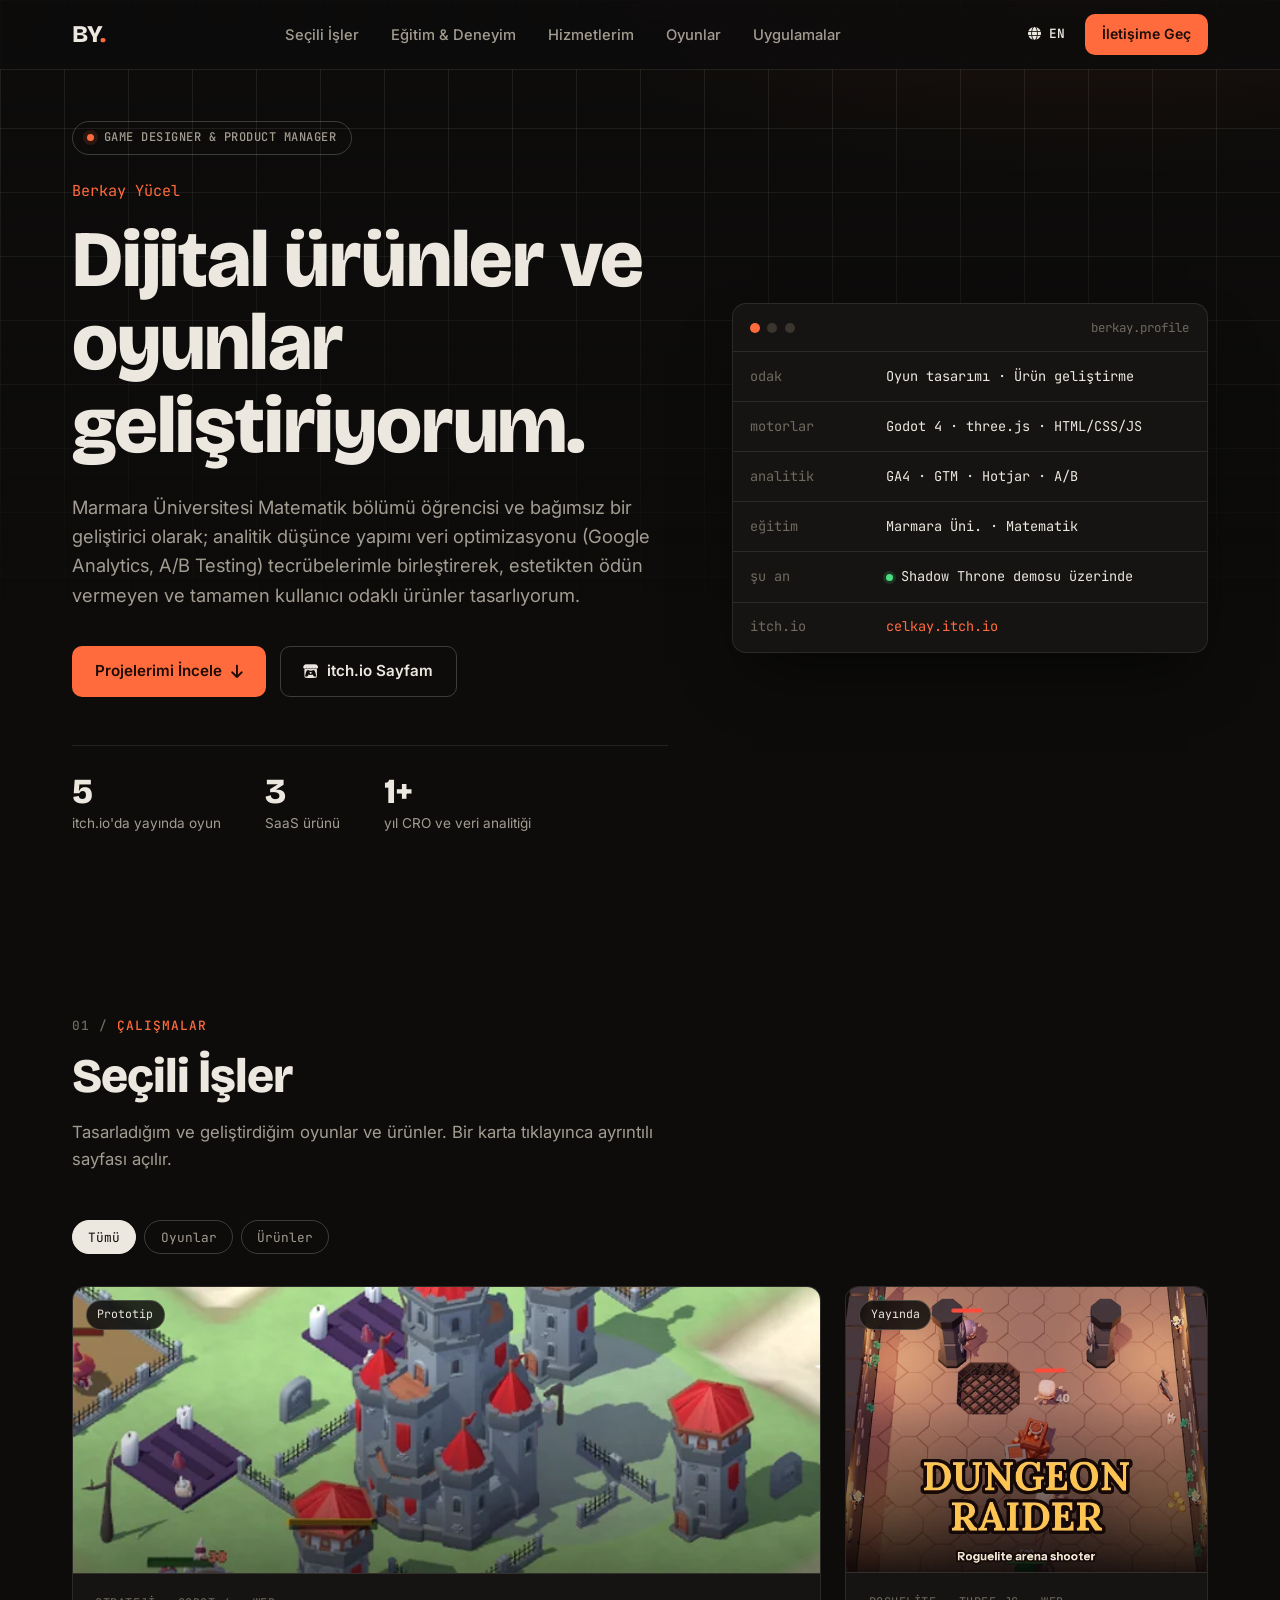
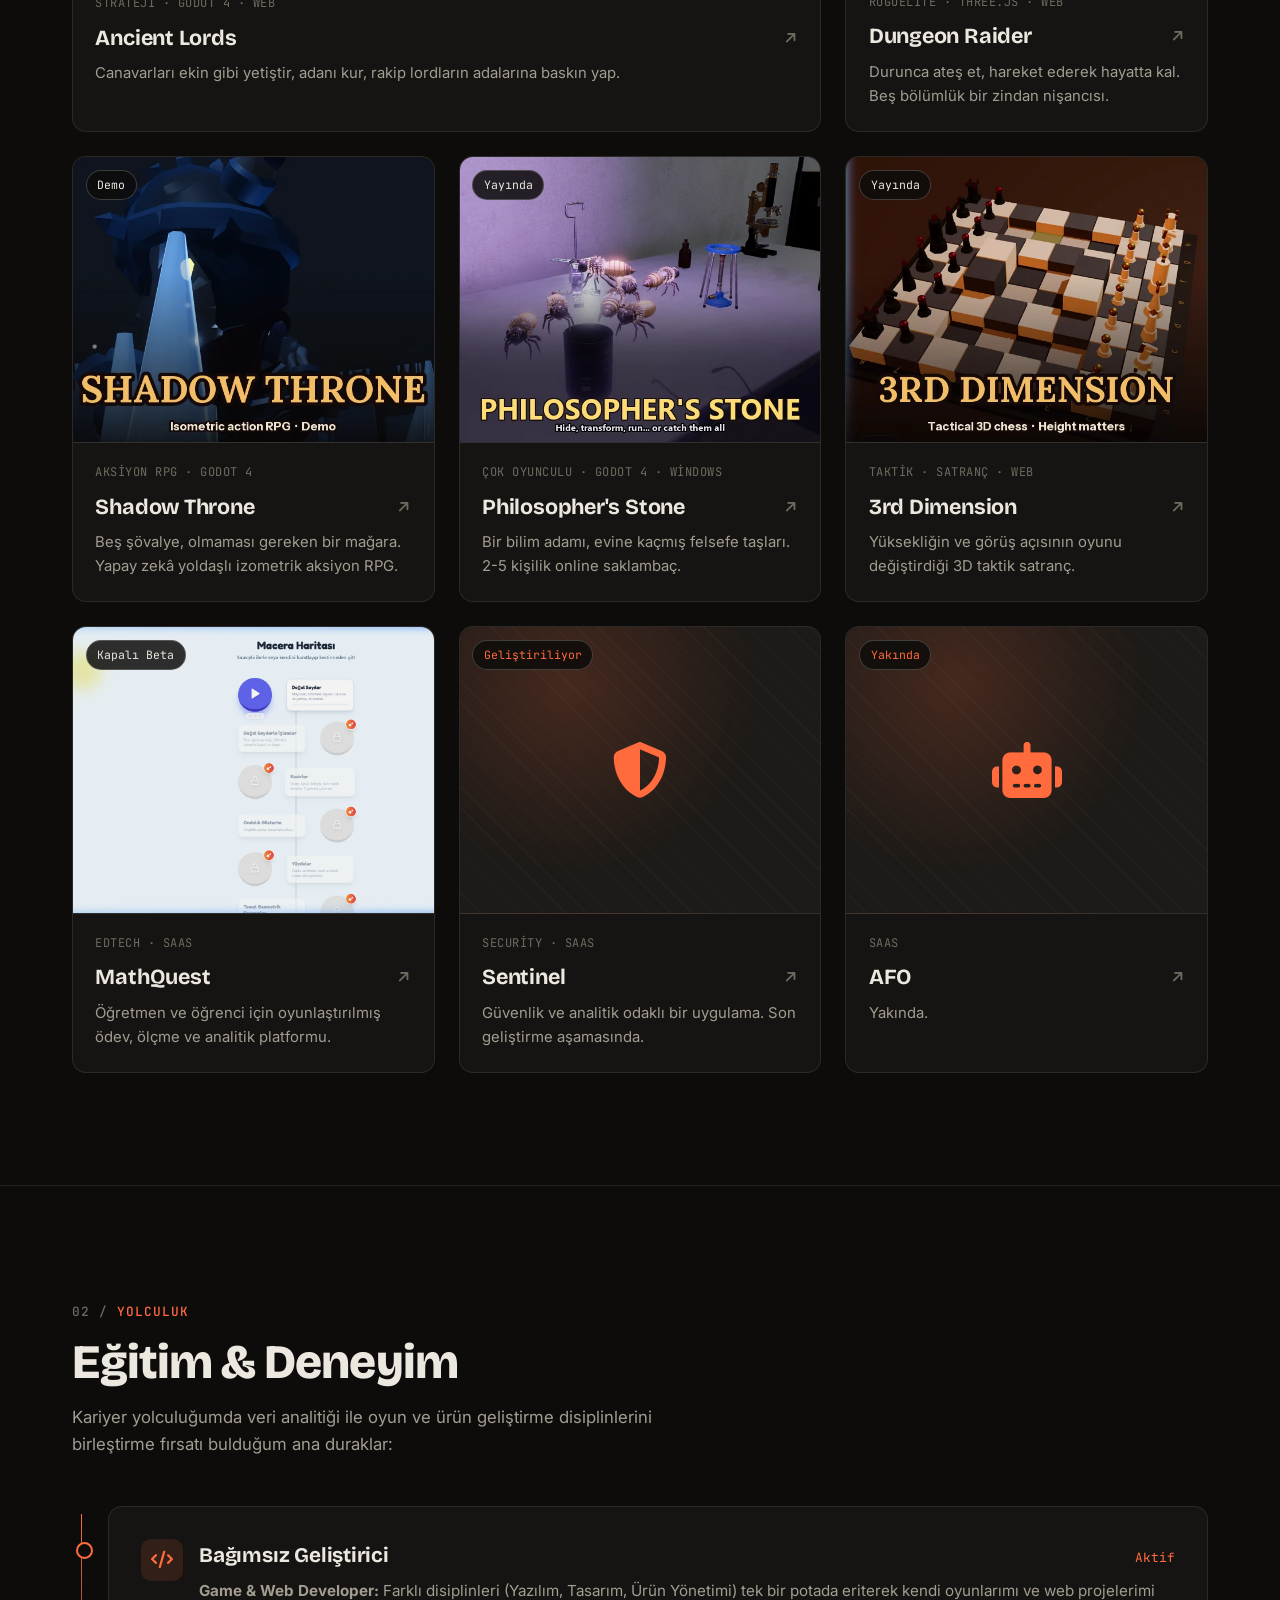
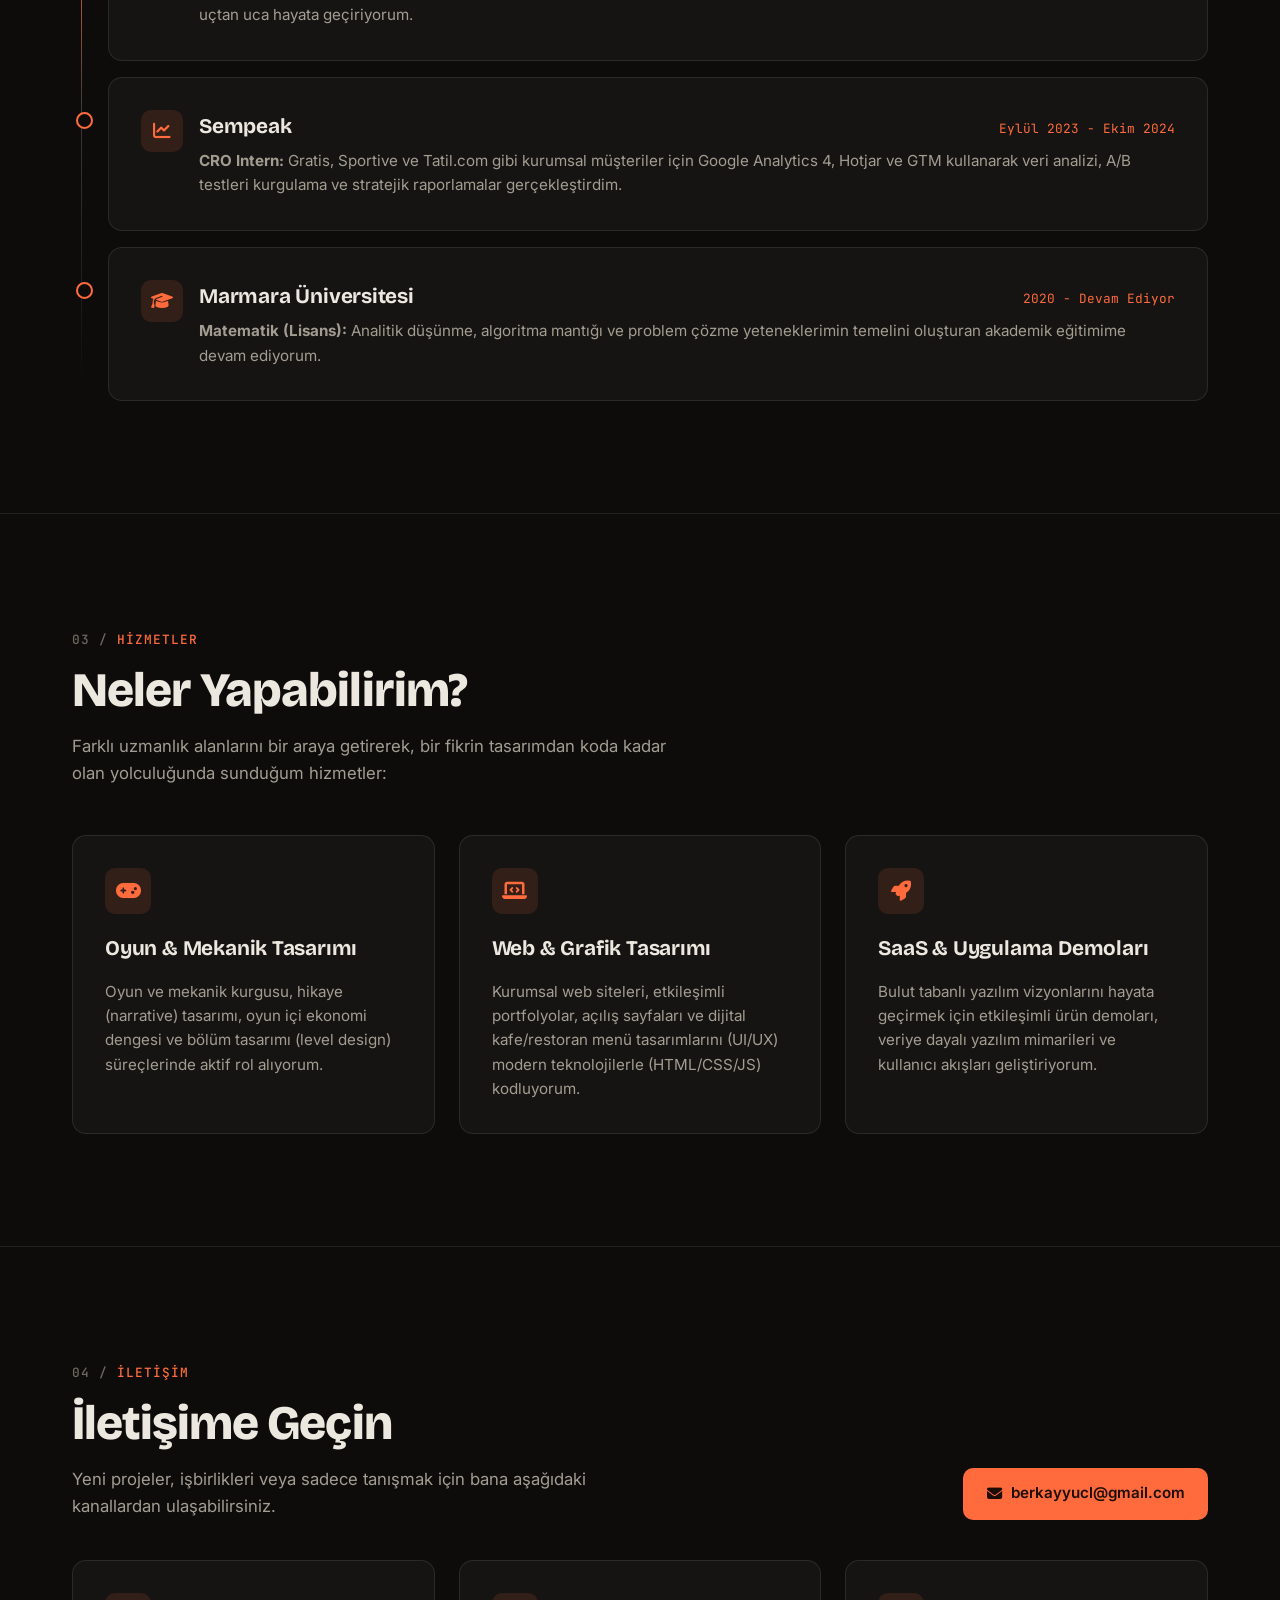
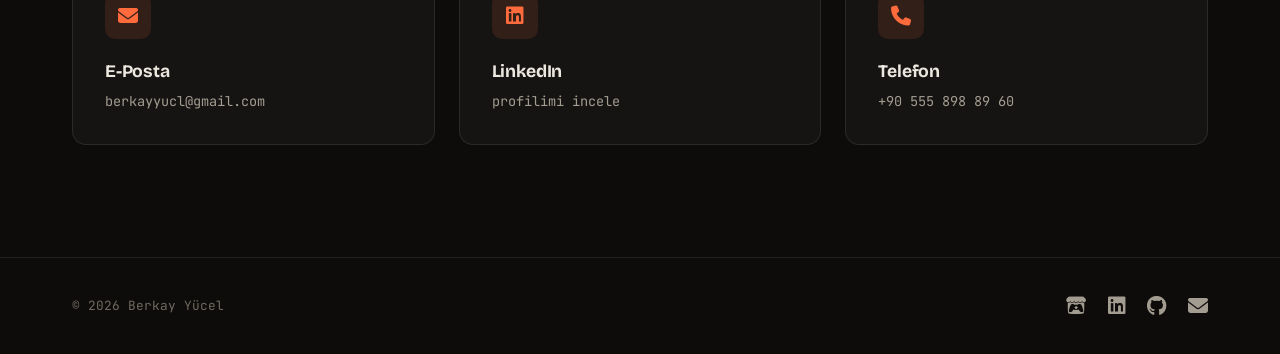
<file: index.html>
<!DOCTYPE html>
<html lang="tr">

<head>
    <meta charset="UTF-8">
    <meta name="viewport" content="width=device-width, initial-scale=1.0">
    <title>Berkay Yücel | Game Designer & Product Manager</title>
    <meta name="description"
        content="Berkay Yücel: oyun tasarımcısı ve ürün geliştirici. itch.io'da yayında olan oyunlar, SaaS ürünleri ve veri analitiği deneyimi.">
    <meta property="og:title" content="Berkay Yücel | Game Designer & Product Manager">
    <meta property="og:description" content="Oyunlar, SaaS ürünleri ve veri analitiği.">
    <meta property="og:image" content="https://celkay.github.io/berkayyucel-portfolio/assets/games/ancient-lords/banner.webp">
    <link rel="preconnect" href="https://fonts.googleapis.com">
    <link rel="preconnect" href="https://fonts.gstatic.com" crossorigin>
    <link
        href="https://fonts.googleapis.com/css2?family=Bricolage+Grotesque:opsz,wght@12..96,500;12..96,700;12..96,800&family=Inter:wght@400;500;600&family=JetBrains+Mono:wght@400;500&display=swap"
        rel="stylesheet">
    <link rel="stylesheet" href="styles.css">
    <!-- FontAwesome for Icons -->
    <link rel="stylesheet" href="https://cdnjs.cloudflare.com/ajax/libs/font-awesome/6.4.0/css/all.min.css">
</head>

<body>

    <div class="background-effects">
        <div class="glow glow-1"></div>
        <div class="glow glow-2"></div>
    </div>

    <nav class="navbar">
        <div class="nav-container">
            <a href="index.html" class="logo">
                <span class="logo-text">BY<span class="highlight">.</span></span>
            </a>
            <ul class="nav-links" id="nav-links">
                <li><a href="#isler" data-i18n="work_title">Seçili İşler</a></li>
                <li><a href="#yaklasim" data-i18n="nav_education">Eğitim & Deneyim</a></li>
                <li><a href="#hizmetler" data-i18n="nav_services">Hizmetlerim</a></li>
                <li><a href="games.html" data-i18n="nav_games">Oyunlar</a></li>
                <li><a href="apps.html" data-i18n="nav_apps">Uygulamalar</a></li>
            </ul>
            <div class="nav-actions">
                <a href="#" id="lang-toggle"
                    style="color: var(--text-primary); text-decoration: none; font-weight: 600; font-size: 0.9rem; padding: 0.5rem; transition: color 0.3s;"><i
                        class="fa-solid fa-globe"></i> EN</a>
                <a href="#iletisim-bolumu" class="btn btn-primary btn-small" data-i18n="nav_contact">İletişime Geç</a>
                <button class="nav-toggle" aria-label="Menü" aria-controls="nav-links" aria-expanded="false"><i
                        class="fa-solid fa-bars"></i></button>
            </div>
        </div>
    </nav>

    <header class="hero">
        <div class="container hero-grid">
            <div class="hero-content">
                <div class="badge" lang="en" data-i18n="hero_badge">Game Designer & Product Manager</div>
                <span class="hero-name">Berkay Yücel</span>
                <h1 class="hero-title" data-i18n="hero_title_main">Dijital ürünler ve oyunlar geliştiriyorum.</h1>
                <p class="hero-subtitle" data-i18n="hero_subtitle">Marmara Üniversitesi Matematik bölümü öğrencisi ve
                    bağımsız bir geliştirici olarak; analitik düşünce yapımı veri optimizasyonu (Google
                    Analytics, A/B Testing) tecrübelerimle birleştirerek, estetikten ödün vermeyen ve tamamen kullanıcı
                    odaklı ürünler tasarlıyorum.</p>
                <div class="hero-actions">
                    <a href="#isler" class="btn btn-primary"><span data-i18n="hero_btn_projects">Projelerimi
                            İncele</span> <i class="fa-solid fa-arrow-down"></i></a>
                    <a href="https://celkay.itch.io" target="_blank" rel="noopener noreferrer"
                        class="btn btn-secondary"><i class="fa-brands fa-itch-io"></i> <span
                            data-i18n="games_hero_btn">itch.io Sayfam</span></a>
                </div>
                <div class="hero-stats">
                    <div class="hero-stat"><strong>5</strong><span data-i18n="stat_games">itch.io'da yayında oyun</span>
                    </div>
                    <div class="hero-stat"><strong>3</strong><span data-i18n="stat_apps">SaaS ürünü</span></div>
                    <div class="hero-stat"><strong>1+</strong><span data-i18n="stat_cro">yıl CRO ve veri analitiği</span>
                    </div>
                </div>
            </div>

            <aside class="spec-card" aria-label="Künye">
                <div class="spec-head"><i></i><i></i><i></i><span>berkay.profile</span></div>
                <dl>
                    <div class="spec-row">
                        <dt data-i18n="spec_focus_k">odak</dt>
                        <dd data-i18n="spec_focus_v">Oyun tasarımı · Ürün geliştirme</dd>
                    </div>
                    <div class="spec-row">
                        <dt data-i18n="spec_engines_k">motorlar</dt>
                        <dd>Godot 4 · three.js · HTML/CSS/JS</dd>
                    </div>
                    <div class="spec-row">
                        <dt data-i18n="spec_data_k">analitik</dt>
                        <dd>GA4 · GTM · Hotjar · A/B</dd>
                    </div>
                    <div class="spec-row">
                        <dt data-i18n="spec_edu_k">eğitim</dt>
                        <dd data-i18n="spec_edu_v">Marmara Üni. · Matematik</dd>
                    </div>
                    <div class="spec-row">
                        <dt data-i18n="spec_now_k">şu an</dt>
                        <dd><span class="spec-live" data-i18n="spec_now_v">Shadow Throne demosu üzerinde</span></dd>
                    </div>
                    <div class="spec-row">
                        <dt>itch.io</dt>
                        <dd><a href="https://celkay.itch.io" target="_blank" rel="noopener noreferrer">celkay.itch.io</a>
                        </dd>
                    </div>
                </dl>
            </aside>
        </div>
    </header>

    <section id="isler" class="section">
        <div class="container">
            <span class="section-eyebrow" data-i18n="eyebrow_work">Çalışmalar</span>
            <h2 class="section-title" data-i18n="work_title">Seçili İşler</h2>
            <p class="section-desc" data-i18n="work_desc">Tasarladığım ve geliştirdiğim oyunlar ve ürünler. Bir karta
                tıklayınca ayrıntılı sayfası açılır.</p>

            <div class="work-filters" role="group" aria-label="Filtre">
                <button class="work-filter active" data-filter="all" data-i18n="filter_all">Tümü</button>
                <button class="work-filter" data-filter="game" data-i18n="filter_games">Oyunlar</button>
                <button class="work-filter" data-filter="app" data-i18n="filter_apps">Ürünler</button>
            </div>

            <div class="work-grid">
                <a href="games.html#ancient-lords" class="work-card wide" data-kind="game">
                    <div class="work-media">
                        <picture><source media="(max-width: 768px)" srcset="assets/games/ancient-lords/cover.webp"><img src="assets/games/ancient-lords/banner.webp" alt="Ancient Lords" loading="lazy"></picture>
                        <span class="work-status" data-i18n="w_al_status">Prototip</span>
                    </div>
                    <div class="work-body">
                        <span class="work-meta">Strateji · Godot 4 · Web</span>
                        <h3>Ancient Lords <i class="fa-solid fa-arrow-right"></i></h3>
                        <p data-i18n="w_al_desc">Canavarları ekin gibi yetiştir, adanı kur, rakip lordların adalarına baskın yap.</p>
                    </div>
                </a>
                <a href="games.html#dungeon-raider" class="work-card" data-kind="game">
                    <div class="work-media">
                        <img src="assets/games/dungeon-raider/cover.webp" alt="Dungeon Raider" loading="lazy">
                        <span class="work-status" data-i18n="w_dr_status">Yayında</span>
                    </div>
                    <div class="work-body">
                        <span class="work-meta">Roguelite · three.js · Web</span>
                        <h3>Dungeon Raider <i class="fa-solid fa-arrow-right"></i></h3>
                        <p data-i18n="w_dr_desc">Durunca ateş et, hareket ederek hayatta kal. Beş bölümlük bir zindan nişancısı.</p>
                    </div>
                </a>
                <a href="games.html#shadow-throne" class="work-card" data-kind="game">
                    <div class="work-media">
                        <img src="assets/games/shadow-throne/cover.webp" alt="Shadow Throne" loading="lazy">
                        <span class="work-status" data-i18n="w_st_status">Demo</span>
                    </div>
                    <div class="work-body">
                        <span class="work-meta">Aksiyon RPG · Godot 4</span>
                        <h3>Shadow Throne <i class="fa-solid fa-arrow-right"></i></h3>
                        <p data-i18n="w_st_desc">Beş şövalye, olmaması gereken bir mağara. Yapay zekâ yoldaşlı izometrik aksiyon RPG.</p>
                    </div>
                </a>
                <a href="games.html#philosophers-stone" class="work-card" data-kind="game">
                    <div class="work-media">
                        <img src="assets/games/philosophers-stone/cover.webp" alt="Philosopher's Stone" loading="lazy">
                        <span class="work-status" data-i18n="w_ps_status">Yayında</span>
                    </div>
                    <div class="work-body">
                        <span class="work-meta">Çok oyunculu · Godot 4 · Windows</span>
                        <h3>Philosopher's Stone <i class="fa-solid fa-arrow-right"></i></h3>
                        <p data-i18n="w_ps_desc">Bir bilim adamı, evine kaçmış felsefe taşları. 2-5 kişilik online saklambaç.</p>
                    </div>
                </a>
                <a href="games.html#3rd-dimension" class="work-card" data-kind="game">
                    <div class="work-media">
                        <img src="assets/games/3rd-dimension/cover.webp" alt="3rd Dimension" loading="lazy">
                        <span class="work-status" data-i18n="w_3d_status">Yayında</span>
                    </div>
                    <div class="work-body">
                        <span class="work-meta">Taktik · Satranç · Web</span>
                        <h3>3rd Dimension <i class="fa-solid fa-arrow-right"></i></h3>
                        <p data-i18n="w_3d_desc">Yüksekliğin ve görüş açısının oyunu değiştirdiği 3D taktik satranç.</p>
                    </div>
                </a>
                <a href="apps.html#mathquest" class="work-card" data-kind="app">
                    <div class="work-media">
                        <img src="assets/mathquest_map.webp" alt="MathQuest" loading="lazy">
                        <span class="work-status" data-i18n="w_mq_status">Kapalı Beta</span>
                    </div>
                    <div class="work-body">
                        <span class="work-meta">EdTech · SaaS</span>
                        <h3>MathQuest <i class="fa-solid fa-arrow-right"></i></h3>
                        <p data-i18n="w_mq_desc">Öğretmen ve öğrenci için oyunlaştırılmış ödev, ölçme ve analitik platformu.</p>
                    </div>
                </a>
                <a href="apps.html#sentinel" class="work-card" data-kind="app">
                    <div class="work-media placeholder">
                        <i class="fa-solid fa-shield-halved"></i>
                        <span class="work-status" data-i18n="w_sen_status">Geliştiriliyor</span>
                    </div>
                    <div class="work-body">
                        <span class="work-meta">Security · SaaS</span>
                        <h3>Sentinel <i class="fa-solid fa-arrow-right"></i></h3>
                        <p data-i18n="w_sen_desc">Güvenlik ve analitik odaklı bir uygulama. Son geliştirme aşamasında.</p>
                    </div>
                </a>
                <a href="apps.html#afo" class="work-card" data-kind="app">
                    <div class="work-media placeholder">
                        <i class="fa-solid fa-robot"></i>
                        <span class="work-status" data-i18n="w_afo_status">Yakında</span>
                    </div>
                    <div class="work-body">
                        <span class="work-meta">SaaS</span>
                        <h3>AFO <i class="fa-solid fa-arrow-right"></i></h3>
                        <p data-i18n="w_afo_desc">Yakında.</p>
                    </div>
                </a>
            </div>
        </div>
    </section>

    <section id="yaklasim" class="section">
        <div class="container">
            <span class="section-eyebrow" data-i18n="eyebrow_journey">Yolculuk</span>
            <h2 class="section-title" data-i18n="edu_title">Eğitim & Deneyim</h2>
            <p class="section-desc" data-i18n="edu_desc">Kariyer yolculuğumda veri analitiği ile oyun ve ürün geliştirme
                disiplinlerini birleştirme fırsatı bulduğum ana duraklar:</p>

            <div class="timeline">
                <div class="glass-card timeline-item">
                    <div class="card-icon"><i class="fa-solid fa-code"></i></div>
                    <div class="timeline-head">
                        <h3 data-i18n="edu_1_title">Bağımsız Geliştirici</h3>
                        <span class="timeline-date" data-i18n="edu_1_date">Aktif</span>
                    </div>
                    <p data-i18n="edu_1_body"><strong>Game & Web Developer:</strong> Farklı disiplinleri (Yazılım,
                        Tasarım, Ürün Yönetimi) tek bir potada eriterek kendi oyunlarımı ve web projelerimi uçtan uca
                        hayata geçiriyorum.</p>
                </div>
                <div class="glass-card timeline-item">
                    <div class="card-icon"><i class="fa-solid fa-chart-line"></i></div>
                    <div class="timeline-head">
                        <h3 data-i18n="edu_2_title">Sempeak</h3>
                        <span class="timeline-date" data-i18n="edu_2_date">Eylül 2023 - Ekim 2024</span>
                    </div>
                    <p data-i18n="edu_2_body"><strong>CRO Intern:</strong> Gratis, Sportive ve Tatil.com gibi kurumsal
                        müşteriler için Google Analytics 4, Hotjar ve GTM kullanarak veri analizi, A/B testleri kurgulama
                        ve stratejik raporlamalar gerçekleştirdim.</p>
                </div>
                <div class="glass-card timeline-item">
                    <div class="card-icon"><i class="fa-solid fa-graduation-cap"></i></div>
                    <div class="timeline-head">
                        <h3 data-i18n="edu_3_title">Marmara Üniversitesi</h3>
                        <span class="timeline-date" data-i18n="edu_3_date">2020 - Devam Ediyor</span>
                    </div>
                    <p data-i18n="edu_3_body"><strong>Matematik (Lisans):</strong> Analitik düşünme, algoritma mantığı
                        ve problem çözme yeteneklerimin temelini oluşturan akademik eğitimime devam ediyorum.</p>
                </div>
            </div>
        </div>
    </section>

    <section id="hizmetler" class="section">
        <div class="container">
            <span class="section-eyebrow" data-i18n="eyebrow_services">Hizmetler</span>
            <h2 class="section-title" data-i18n="services_title">Neler Yapabilirim?</h2>
            <p class="section-desc" data-i18n="services_desc">Farklı uzmanlık alanlarını bir araya getirerek, bir fikrin
                tasarımdan koda kadar olan yolculuğunda sunduğum hizmetler:</p>

            <div class="grid grid-3">
                <div class="glass-card flex-col">
                    <div class="card-icon"><i class="fa-solid fa-gamepad"></i></div>
                    <h3 data-i18n="svc_1_title">Oyun & Mekanik Tasarımı</h3>
                    <p data-i18n="svc_1_body">Oyun ve mekanik kurgusu, hikaye (narrative) tasarımı, oyun içi ekonomi
                        dengesi ve bölüm tasarımı (level design) süreçlerinde aktif rol alıyorum.</p>
                </div>
                <div class="glass-card flex-col">
                    <div class="card-icon"><i class="fa-solid fa-laptop-code"></i></div>
                    <h3 data-i18n="svc_2_title">Web & Grafik Tasarımı</h3>
                    <p data-i18n="svc_2_body">Kurumsal web siteleri, etkileşimli portfolyolar, açılış sayfaları ve dijital
                        kafe/restoran menü tasarımlarını (UI/UX) modern teknolojilerle (HTML/CSS/JS) kodluyorum.</p>
                </div>
                <div class="glass-card flex-col">
                    <div class="card-icon"><i class="fa-solid fa-rocket"></i></div>
                    <h3 data-i18n="svc_3_title">SaaS & Uygulama Demoları</h3>
                    <p data-i18n="svc_3_body">Bulut tabanlı yazılım vizyonlarını hayata geçirmek için etkileşimli ürün
                        demoları, veriye dayalı yazılım mimarileri ve kullanıcı akışları geliştiriyorum.</p>
                </div>
            </div>
        </div>
    </section>

    <section id="iletisim-bolumu" class="section">
        <div class="container">
            <div class="contact-head">
                <div>
                    <span class="section-eyebrow" data-i18n="eyebrow_contact">İletişim</span>
                    <h2 class="section-title" data-i18n="contact_title">İletişime Geçin</h2>
                    <p class="section-desc" data-i18n="contact_desc">Yeni projeler, işbirlikleri veya sadece tanışmak
                        için bana aşağıdaki kanallardan ulaşabilirsiniz.</p>
                </div>
                <a href="mailto:berkayyucl@gmail.com" class="btn btn-primary"><i class="fa-solid fa-envelope"></i>
                    berkayyucl@gmail.com</a>
            </div>

            <div class="grid grid-3">
                <a href="mailto:berkayyucl@gmail.com" class="glass-card contact-card">
                    <div class="card-icon"><i class="fa-solid fa-envelope"></i></div>
                    <h3>E-Posta</h3>
                    <p>berkayyucl@gmail.com</p>
                </a>
                <a href="https://www.linkedin.com/in/berkayy%C3%BCcel/" target="_blank" rel="noopener noreferrer"
                    class="glass-card contact-card">
                    <div class="card-icon"><i class="fa-brands fa-linkedin"></i></div>
                    <h3>LinkedIn</h3>
                    <p data-i18n="contact_linkedin">profilimi incele</p>
                </a>
                <a href="tel:+905558988960" class="glass-card contact-card">
                    <div class="card-icon"><i class="fa-solid fa-phone"></i></div>
                    <h3 data-i18n="contact_phone">Telefon</h3>
                    <p>+90 555 898 89 60</p>
                </a>
            </div>
        </div>
    </section>

    <footer class="site-footer">
        <div class="container footer-content">
            <div class="footer-left">
                <p>© 2026 Berkay Yücel</p>
            </div>
            <div class="footer-right">
                <a href="https://celkay.itch.io" target="_blank" rel="noopener noreferrer" aria-label="itch.io"><i
                        class="fa-brands fa-itch-io"></i></a>
                <a href="https://www.linkedin.com/in/berkayy%C3%BCcel/" target="_blank" rel="noopener noreferrer"
                    aria-label="LinkedIn"><i class="fa-brands fa-linkedin"></i></a>
                <a href="https://github.com/celkay" target="_blank" rel="noopener noreferrer" aria-label="GitHub"><i
                        class="fa-brands fa-github"></i></a>
                <a href="mailto:berkayyucl@gmail.com" aria-label="E-Posta"><i class="fa-solid fa-envelope"></i></a>
            </div>
        </div>
    </footer>

    <script src="lang.js"></script>
    <script src="script.js"></script>
</body>

</html>
</file>
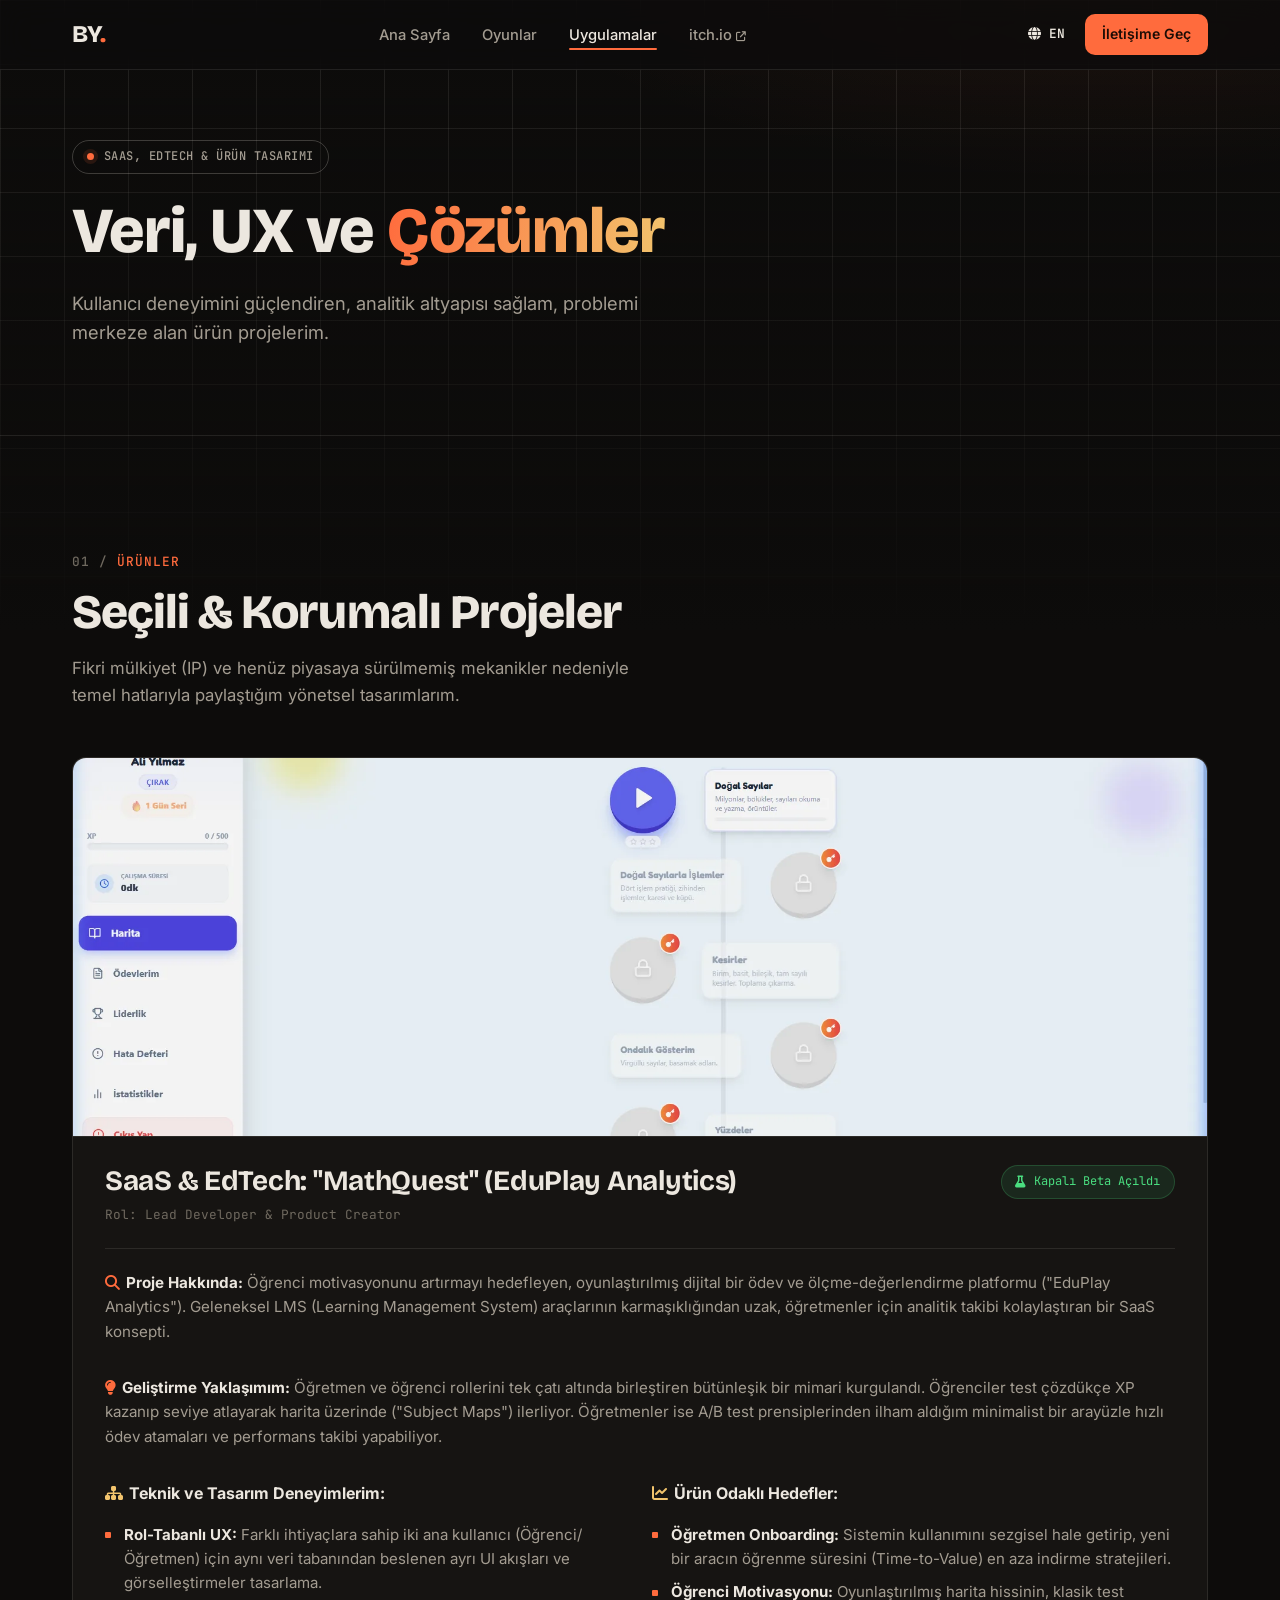
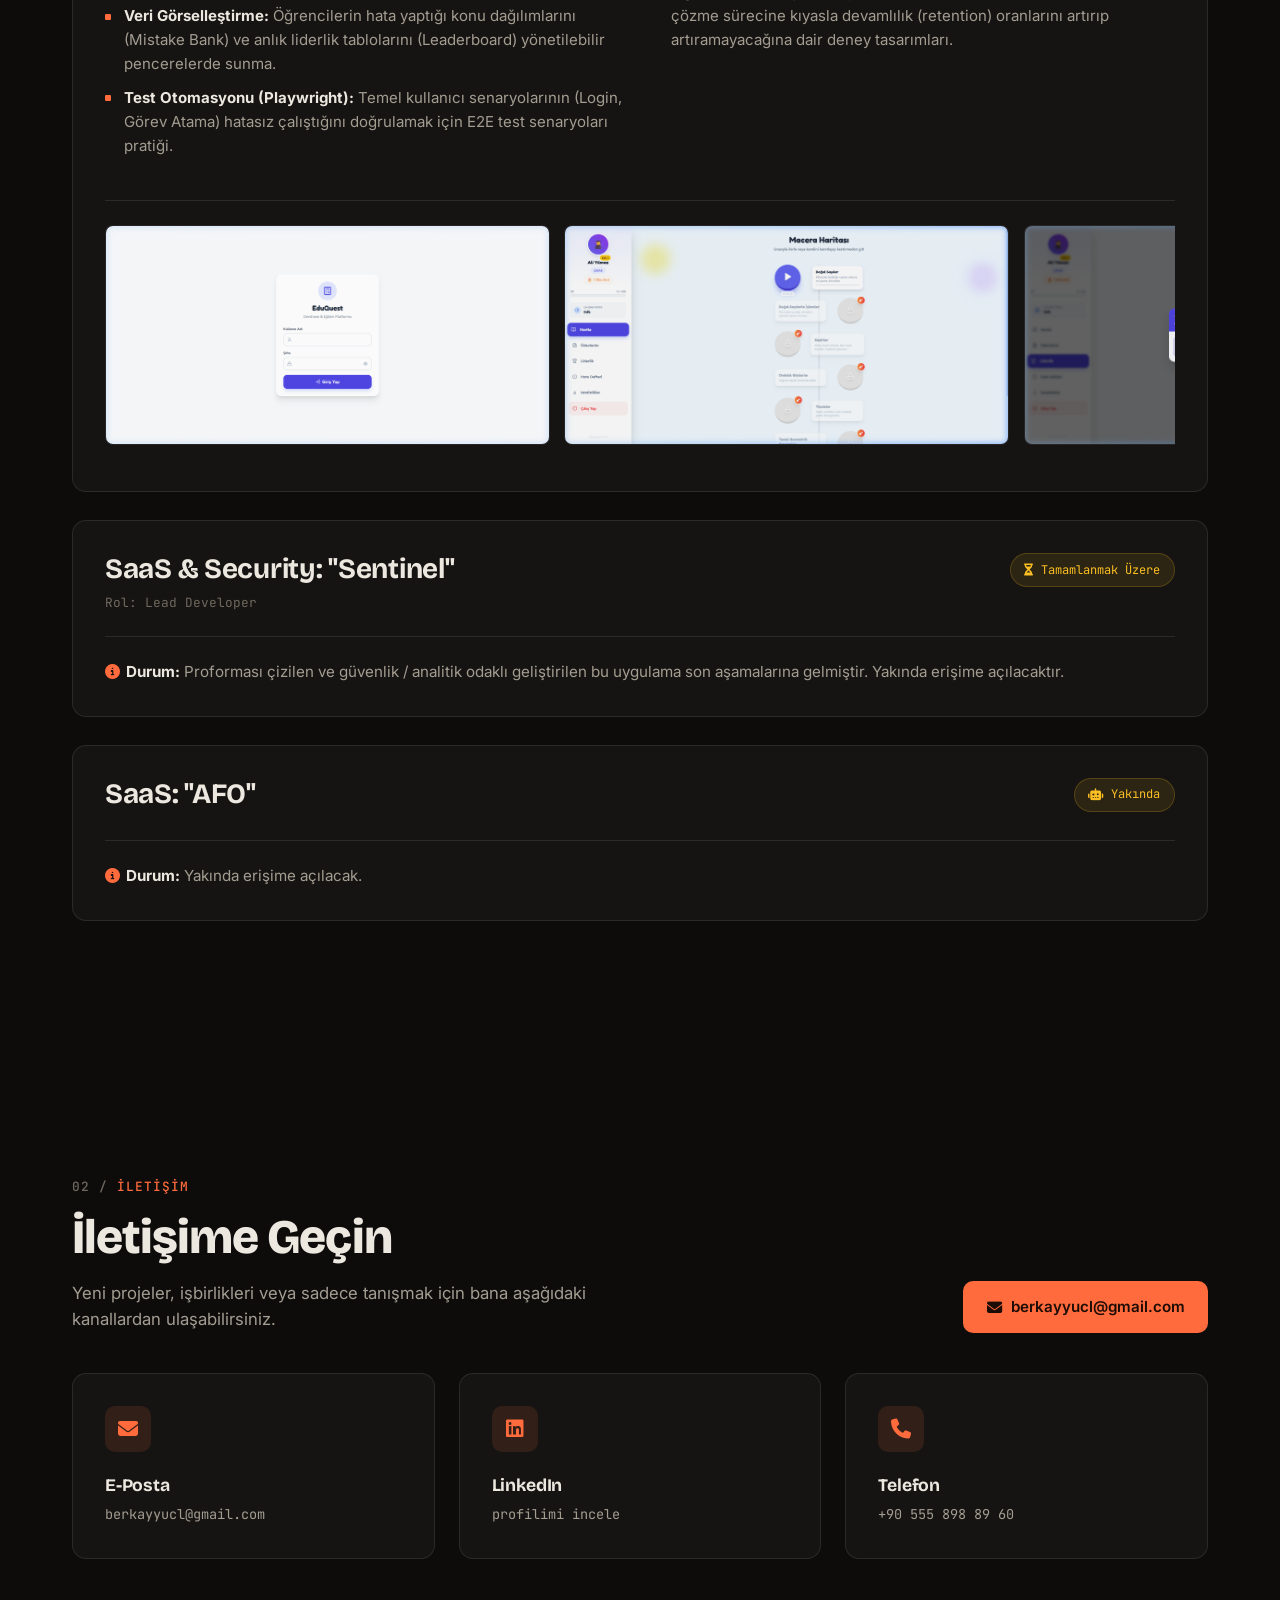
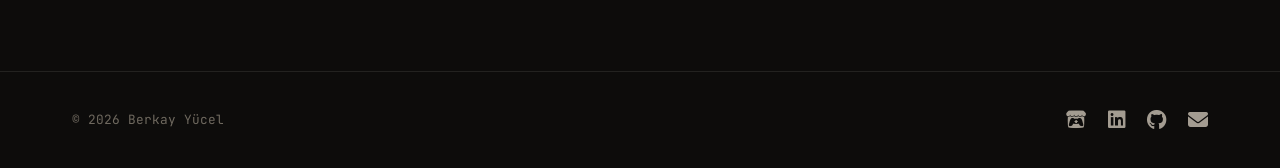
<file: apps.html>
<!DOCTYPE html>
<html lang="tr">

<head>
    <meta charset="UTF-8">
    <meta name="viewport" content="width=device-width, initial-scale=1.0">
    <title>Portfolyo | Product Manager & Game Designer</title>
    <link rel="preconnect" href="https://fonts.googleapis.com">
    <link rel="preconnect" href="https://fonts.gstatic.com" crossorigin>
    <link
        href="https://fonts.googleapis.com/css2?family=Bricolage+Grotesque:opsz,wght@12..96,500;12..96,700;12..96,800&family=Inter:wght@400;500;600&family=JetBrains+Mono:wght@400;500&display=swap"
        rel="stylesheet">
    <link rel="stylesheet" href="styles.css">
    <!-- FontAwesome for Icons -->
    <link rel="stylesheet" href="https://cdnjs.cloudflare.com/ajax/libs/font-awesome/6.4.0/css/all.min.css">
</head>

<body>

    <div class="background-effects">
        <div class="glow glow-1"></div>
        <div class="glow glow-2"></div>
    </div>

    <nav class="navbar">
        <div class="nav-container">
            <a href="index.html" class="logo">
                <span class="logo-text">BY<span class="highlight">.</span></span>
            </a>
            <ul class="nav-links" id="nav-links">
                <li><a href="index.html" data-i18n="games_nav_home">Ana Sayfa</a></li>
                <li><a href="games.html" data-i18n="nav_games">Oyunlar</a></li>
                <li><a href="apps.html" data-i18n="nav_apps">Uygulamalar</a></li>
                <li><a href="https://celkay.itch.io" target="_blank" rel="noopener noreferrer">itch.io <i
                            class="fa-solid fa-arrow-up-right-from-square" style="font-size: 0.7em;"></i></a></li>
            </ul>
            <div class="nav-actions">
                <a href="#" id="lang-toggle"
                    style="color: var(--text-primary); text-decoration: none; font-weight: 600; font-size: 0.9rem; padding: 0.5rem; transition: color 0.3s;"><i
                        class="fa-solid fa-globe"></i> EN</a>
                <a href="#iletisim-bolumu" class="btn btn-primary btn-small" data-i18n="nav_contact">İletişime Geç</a>
                <button class="nav-toggle" aria-label="Menü" aria-controls="nav-links" aria-expanded="false"><i
                        class="fa-solid fa-bars"></i></button>
            </div>
        </div>
    </nav>

    <header class="page-hero">
        <div class="container hero-content">
            <div class="badge" data-i18n="apps_hero_badge">SaaS, EdTech & Ürün
                Tasarımı</div>
            <h1 class="hero-title" data-i18n="apps_hero_title_1">Veri, UX ve <span
                    class="highlight-gradient">Çözümler</span>
            </h1>
            <p class="hero-subtitle"
                data-i18n="apps_hero_subtitle">Kullanıcı
                deneyimini güçlendiren, analitik altyapısı sağlam, problemi merkeze alan ürün projelerim.</p>
        </div>
    </header>
    <section id="gizli-projeler" class="section">
        <div class="container">
            <span class="section-eyebrow" data-i18n="eyebrow_products">Ürünler</span>
            <h2 class="section-title" data-i18n="apps_section_title">Seçili & Korumalı Projeler</h2>
            <p class="section-desc" data-i18n="apps_section_desc">Fikri mülkiyet (IP) ve henüz piyasaya sürülmemiş
                mekanikler nedeniyle temel
                hatlarıyla paylaştığım yönetsel tasarımlarım.</p>

            <div class="glass-card protected-card game-card" id="mathquest">
                <a href="#mathquest" class="game-banner" aria-hidden="true" tabindex="-1">
                    <img src="assets/mathquest_map.webp" alt="" style="aspect-ratio: 1920 / 640;">
                </a>
                <div class="protected-header">
                    <div class="project-info">
                        <h3>SaaS & EdTech: <span class="highlight">"MathQuest"</span> (EduPlay Analytics)</h3>
                        <span class="role" data-i18n="mq_role">Rol: Lead Developer & Product Creator</span>
                    </div>
                    <div class="lock-icon"
                        style="color: #4ade80; border-color: rgba(74, 222, 128, 0.2); background: rgba(74, 222, 128, 0.1);">
                        <i class="fa-solid fa-flask"></i>
                        <span data-i18n="mq_badge">Kapalı Beta Açıldı</span>
                    </div>
                </div>
                <div class="protected-body">
                    <p><strong data-i18n="mq_summary_title"><i class="fa-solid fa-magnifying-glass"
                                style="color:var(--accent-primary);"></i> Proje
                            Hakkında:</strong><span data-i18n="mq_summary"> Öğrenci motivasyonunu artırmayı hedefleyen,
                            oyunlaştırılmış dijital bir
                            ödev ve ölçme-değerlendirme platformu ("EduPlay Analytics"). Geleneksel LMS (Learning
                            Management System) araçlarının karmaşıklığından uzak, öğretmenler için analitik takibi
                            kolaylaştıran
                            bir SaaS konsepti.</span></p>

                    <p class="mt-4"><strong data-i18n="mq_dev_title"><i class="fa-solid fa-lightbulb"
                                style="color:var(--accent-primary);"></i>
                            Geliştirme Yaklaşımım:</strong><span data-i18n="mq_dev"> Öğretmen ve öğrenci rollerini tek
                            çatı altında birleştiren
                            bütünleşik bir mimari kurgulandı. Öğrenciler test çözdükçe XP kazanıp seviye atlayarak
                            harita
                            üzerinde ("Subject Maps") ilerliyor. Öğretmenler ise A/B test prensiplerinden
                            ilham aldığım minimalist bir arayüzle hızlı ödev atamaları ve performans takibi
                            yapabiliyor.</span></p>

                    <div class="grid grid-2 mt-4" style="gap: 1.5rem; align-items: start;">
                        <div>
                            <strong data-i18n="mq_tech_title"><i class="fa-solid fa-sitemap"
                                    style="color:var(--accent-secondary);"></i> Teknik ve
                                Tasarım Deneyimlerim:</strong>
                            <ul class="stats-list">
                                <li data-i18n="mq_t1"><strong>Rol-Tabanlı UX:</strong> Farklı ihtiyaçlara sahip iki ana
                                    kullanıcı
                                    (Öğrenci/Öğretmen) için aynı veri tabanından beslenen ayrı UI akışları ve
                                    görselleştirmeler tasarlama.</li>
                                <li data-i18n="mq_t2"><strong>Veri Görselleştirme:</strong> Öğrencilerin hata yaptığı
                                    konu dağılımlarını
                                    (Mistake Bank) ve anlık liderlik tablolarını (Leaderboard) yönetilebilir
                                    pencerelerde sunma.</li>
                                <li data-i18n="mq_t3"><strong>Test Otomasyonu (Playwright):</strong> Temel kullanıcı
                                    senaryolarının
                                    (Login,
                                    Görev Atama) hatasız çalıştığını doğrulamak için E2E test senaryoları pratiği.</li>
                            </ul>
                        </div>
                        <div>
                            <strong data-i18n="mq_goals_title"><i class="fa-solid fa-chart-line"
                                    style="color:var(--accent-secondary);"></i> Ürün
                                Odaklı Hedefler:</strong>
                            <ul class="stats-list">
                                <li data-i18n="mq_g1"><strong>Öğretmen Onboarding:</strong> Sistemin kullanımını
                                    sezgisel hale getirip,
                                    yeni bir aracın öğrenme süresini (Time-to-Value) en aza indirme stratejileri.</li>
                                <li data-i18n="mq_g2"><strong>Öğrenci Motivasyonu:</strong> Oyunlaştırılmış harita
                                    hissinin, klasik test
                                    çözme sürecine kıyasla devamlılık (retention) oranlarını artırıp artıramayacağına
                                    dair deney tasarımları.</li>
                            </ul>
                        </div>
                    </div>

                    <div class="project-gallery mt-4">
                        <img src="assets/login_screen_1772501841439.png" alt="EduQuest Login" class="gallery-img">
                        <img src="assets/student_adventure_map_1772502242919.png" alt="EduQuest Macera Haritası"
                            class="gallery-img">
                        <img src="assets/student_leaderboard_1772502250462.png" alt="EduQuest Liderlik Tablosu"
                            class="gallery-img">
                        <img src="assets/student_assignments_1772502246847.png" alt="EduQuest Öğrenci Paneli"
                            class="gallery-img">
                        <img src="assets/student_mistake_bank_1772502380598.png" alt="EduQuest Hata Defteri"
                            class="gallery-img">
                    </div>
                </div>
            </div>

            <div class="glass-card protected-card game-card" id="sentinel">
                <div class="protected-header">
                    <div class="project-info">
                        <h3>SaaS & Security: <span class="highlight">"Sentinel"</span></h3>
                        <span class="role" data-i18n="sen_role">Rol: Lead Developer</span>
                    </div>
                    <div class="lock-icon"
                        style="color: #fbbf24; border-color: rgba(251, 191, 36, 0.2); background: rgba(251, 191, 36, 0.1);">
                        <i class="fa-solid fa-hourglass-half"></i>
                        <span data-i18n="sen_badge">Tamamlanmak Üzere</span>
                    </div>
                </div>
                <div class="protected-body">
                    <p><strong data-i18n="sen_summary_title"><i class="fa-solid fa-info-circle"
                                style="color:var(--accent-primary);"></i> Durum:</strong><span data-i18n="sen_summary">
                            Proforması çizilen ve güvenlik / analitik odaklı geliştirilen bu uygulama son aşamalarına
                            gelmiştir. Yakında erişime açılacaktır.</span></p>
                </div>
            </div>


            <div class="glass-card protected-card game-card" id="afo">
                <div class="protected-header">
                    <div class="project-info">
                        <h3>SaaS: <span class="highlight">"AFO"</span></h3>
                    </div>
                    <div class="lock-icon"
                        style="color: #fbbf24; border-color: rgba(251, 191, 36, 0.2); background: rgba(251, 191, 36, 0.1);">
                        <i class="fa-solid fa-robot"></i>
                        <span data-i18n="afo_badge">Yakında</span>
                    </div>
                </div>
                <div class="protected-body">
                    <p><strong data-i18n="sen_summary_title"><i class="fa-solid fa-info-circle"
                                style="color:var(--accent-primary);"></i> Durum:</strong><span data-i18n="afo_summary">
                            Yakında erişime açılacak.</span></p>
                </div>
            </div>

    </section>

    <!-- Lightbox Modal -->
    <div id="lightbox" class="lightbox">
        <span class="lightbox-close">&times;</span>
        <button class="lightbox-prev"><i class="fa-solid fa-chevron-left"></i></button>
        <img class="lightbox-content" id="lightbox-img">
        <button class="lightbox-next"><i class="fa-solid fa-chevron-right"></i></button>
    </div>

    <section id="iletisim-bolumu" class="section">
        <div class="container">
            <div class="contact-head">
                <div>
                    <span class="section-eyebrow" data-i18n="eyebrow_contact">İletişim</span>
                    <h2 class="section-title" data-i18n="contact_title">İletişime Geçin</h2>
                    <p class="section-desc" data-i18n="contact_desc">Yeni projeler, işbirlikleri veya sadece tanışmak
                        için bana aşağıdaki kanallardan ulaşabilirsiniz.</p>
                </div>
                <a href="mailto:berkayyucl@gmail.com" class="btn btn-primary"><i class="fa-solid fa-envelope"></i>
                    berkayyucl@gmail.com</a>
            </div>

            <div class="grid grid-3">
                <a href="mailto:berkayyucl@gmail.com" class="glass-card contact-card">
                    <div class="card-icon"><i
                            class="fa-solid fa-envelope"></i></div>
                    <h3>E-Posta</h3>
                    <p>berkayyucl@gmail.com</p>
                </a>
                <a href="https://www.linkedin.com/in/berkayy%C3%BCcel/" target="_blank" rel="noopener noreferrer"
                    class="glass-card contact-card">
                    <div class="card-icon"><i
                            class="fa-brands fa-linkedin"></i></div>
                    <h3>LinkedIn</h3>
                    <p data-i18n="contact_linkedin">profilimi incele</p>
                </a>
                <a href="tel:+905558988960" class="glass-card contact-card">
                    <div class="card-icon"><i class="fa-solid fa-phone"></i>
                    </div>
                    <h3 data-i18n="contact_phone">Telefon</h3>
                    <p>+90 555 898 89 60</p>
                </a>
            </div>
        </div>
    </section>

    <footer class="site-footer">
        <div class="container footer-content">
            <div class="footer-left">
                <p>© 2026 Berkay Yücel</p>
            </div>
            <div class="footer-right">
                <a href="https://celkay.itch.io" target="_blank" rel="noopener noreferrer" aria-label="itch.io"><i
                        class="fa-brands fa-itch-io"></i></a>
                <a href="https://www.linkedin.com/in/berkayy%C3%BCcel/" target="_blank" rel="noopener noreferrer"
                    aria-label="LinkedIn"><i class="fa-brands fa-linkedin"></i></a>
                <a href="https://github.com/celkay" target="_blank" rel="noopener noreferrer" aria-label="GitHub"><i
                        class="fa-brands fa-github"></i></a>
                <a href="mailto:berkayyucl@gmail.com" aria-label="E-Posta"><i class="fa-solid fa-envelope"></i></a>
            </div>
        </div>
    </footer>

    <script src="lang.js"></script>
    <script src="script.js"></script>
</body>

</html>
</file>
<file: styles.css>
/* =============================
   DESIGN TOKENS
   One system for every page: warm charcoal, paper text, a single coral accent.
============================= */
:root {
    --bg: #0d0c0b;
    --surface: #161412;
    --surface-2: #1d1a17;
    --line: rgba(236, 231, 223, 0.10);
    --line-strong: rgba(236, 231, 223, 0.22);
    --text: #ece7df;
    --muted: #a39c91;
    --dim: #6f695f;
    --accent: #ff6b3d;
    --accent-ink: #1c0c05;
    --accent-soft: rgba(255, 107, 61, 0.12);
    --gold: #f2c46d;

    --font-heading: 'Bricolage Grotesque', 'Inter', sans-serif;
    --font-body: 'Inter', sans-serif;
    --font-mono: 'JetBrains Mono', ui-monospace, monospace;

    /* Older names still used by inline styles and lang.js snippets */
    --bg-dark: var(--bg);
    --bg-card: var(--surface);
    --border-glass: var(--line);
    --text-main: var(--text);
    --text-muted: var(--muted);
    --text-primary: var(--text);
    --text-secondary: var(--muted);
    --accent-primary: var(--accent);
    --accent-secondary: var(--gold);

    --nav-bg: rgba(13, 12, 11, 0.82);
    --radius: 14px;
    --gutter: clamp(1rem, 4vw, 2rem);
    --card-pad: 2rem;
}

* {
    margin: 0;
    padding: 0;
    box-sizing: border-box;
}

html {
    scroll-behavior: smooth;
}

body {
    background-color: var(--bg);
    background-image:
        radial-gradient(ellipse 80% 50% at 85% -10%, rgba(255, 107, 61, 0.10), transparent 60%),
        linear-gradient(var(--line) 1px, transparent 1px),
        linear-gradient(90deg, var(--line) 1px, transparent 1px);
    background-size: 100% 100%, 64px 64px, 64px 64px;
    background-repeat: no-repeat, repeat, repeat;
    background-attachment: fixed;
    color: var(--text);
    font-family: var(--font-body);
    line-height: 1.6;
    overflow-x: hidden;
    position: relative;
    counter-reset: section;
}

/* Grid lines fade out below the first screen */
body::before {
    content: '';
    position: fixed;
    inset: 0;
    z-index: -1;
    pointer-events: none;
    background: linear-gradient(to bottom, transparent 0, var(--bg) 70vh);
}

a {
    text-decoration: none;
    color: inherit;
}

ul {
    list-style: none;
}

img {
    max-width: 100%;
}

:focus-visible {
    outline: 2px solid var(--accent);
    outline-offset: 3px;
}

::selection {
    background: var(--accent);
    color: var(--accent-ink);
}

::-webkit-scrollbar {
    width: 10px;
    height: 8px;
}

::-webkit-scrollbar-track {
    background: var(--bg);
}

::-webkit-scrollbar-thumb {
    background: #3a352f;
    border-radius: 10px;
}

::-webkit-scrollbar-thumb:hover {
    background: var(--accent);
}

.container {
    max-width: 1200px;
    margin: 0 auto;
    padding: 0 var(--gutter);
}

.background-effects {
    display: none;
}

.highlight {
    color: var(--accent);
}

.highlight-gradient {
    background: linear-gradient(100deg, var(--accent), var(--gold));
    -webkit-background-clip: text;
    background-clip: text;
    -webkit-text-fill-color: transparent;
}

.mt-2 {
    margin-top: 1rem;
}

.mt-4 {
    margin-top: 2rem;
}

/* =============================
   NAVBAR
============================= */
.navbar {
    position: fixed;
    top: 0;
    width: 100%;
    padding: 0.9rem 0;
    z-index: 100;
    background: var(--nav-bg);
    backdrop-filter: blur(14px);
    -webkit-backdrop-filter: blur(14px);
    border-bottom: 1px solid var(--line);
    transition: box-shadow 0.3s ease;
}

.nav-container {
    max-width: 1200px;
    margin: 0 auto;
    padding: 0 var(--gutter);
    display: flex;
    gap: 1rem;
    justify-content: space-between;
    align-items: center;
}

.logo-text {
    font-family: var(--font-heading);
    font-size: 1.5rem;
    font-weight: 800;
    letter-spacing: -0.5px;
}

.nav-links {
    display: flex;
    gap: 2rem;
}

.nav-links a {
    font-size: 0.92rem;
    font-weight: 500;
    color: var(--muted);
    transition: color 0.2s ease;
    position: relative;
}

.nav-links a:hover,
.nav-links a.active {
    color: var(--text);
}

.nav-links a.active::after {
    content: '';
    position: absolute;
    left: 0;
    right: 0;
    bottom: -6px;
    height: 2px;
    border-radius: 2px;
    background: var(--accent);
}

.nav-actions {
    display: flex;
    gap: 0.75rem;
    align-items: center;
}

#lang-toggle {
    font-family: var(--font-mono);
    font-size: 0.8rem !important;
}

.nav-toggle {
    display: none;
    width: 42px;
    height: 42px;
    border-radius: 10px;
    border: 1px solid var(--line-strong);
    background: transparent;
    color: var(--text);
    font-size: 1.1rem;
    cursor: pointer;
}

/* =============================
   BUTTONS
============================= */
.btn {
    display: inline-flex;
    align-items: center;
    gap: 0.55rem;
    padding: 0.8rem 1.4rem;
    border-radius: 10px;
    font-weight: 600;
    font-family: var(--font-body);
    font-size: 0.95rem;
    cursor: pointer;
    transition: transform 0.2s ease, background 0.2s ease, border-color 0.2s ease, color 0.2s ease;
    border: 1px solid transparent;
}

.btn-small {
    padding: 0.5rem 1rem;
    font-size: 0.88rem;
}

.btn-primary {
    background: var(--accent);
    color: var(--accent-ink);
}

.btn-primary:hover {
    background: #ff825a;
    transform: translateY(-2px);
}

.btn-secondary {
    background: transparent;
    color: var(--text);
    border-color: var(--line-strong);
}

.btn-secondary:hover {
    border-color: var(--text);
}

/* =============================
   HERO (home) + PAGE HERO (sub-pages)
============================= */
.hero {
    min-height: 100vh;
    display: flex;
    align-items: center;
    padding: 120px 0 4rem;
}

.hero-grid {
    display: grid;
    grid-template-columns: minmax(0, 1.25fr) minmax(0, 1fr);
    gap: clamp(2rem, 5vw, 4.5rem);
    align-items: center;
}

.badge {
    display: inline-flex;
    align-items: center;
    gap: 0.6rem;
    padding: 0.4rem 0.9rem;
    border: 1px solid var(--line-strong);
    border-radius: 999px;
    font-family: var(--font-mono);
    font-size: 0.75rem;
    font-weight: 500;
    color: var(--muted);
    margin-bottom: 1.5rem;
    letter-spacing: 0.5px;
    text-transform: uppercase;
}

.badge::before {
    content: '';
    width: 7px;
    height: 7px;
    border-radius: 50%;
    background: var(--accent);
    box-shadow: 0 0 0 4px var(--accent-soft);
}

.hero-name {
    display: block;
    font-family: var(--font-mono);
    font-size: 0.95rem;
    color: var(--accent);
    margin-bottom: 1rem;
}

.hero-title {
    font-family: var(--font-heading);
    font-size: clamp(2.6rem, 6.4vw, 5rem);
    font-weight: 800;
    line-height: 1.04;
    margin-bottom: 1.5rem;
    letter-spacing: -0.015em;
}

.hero-subtitle {
    font-size: clamp(1rem, 1.5vw, 1.15rem);
    color: var(--muted);
    margin-bottom: 2.2rem;
    max-width: 600px;
}

.hero-actions {
    display: flex;
    flex-wrap: wrap;
    gap: 0.9rem;
}

.hero-stats {
    display: flex;
    flex-wrap: wrap;
    gap: 1rem 2.75rem;
    margin-top: 3rem;
    padding-top: 1.75rem;
    border-top: 1px solid var(--line);
}

.hero-stat strong {
    display: block;
    font-family: var(--font-heading);
    font-size: 2.2rem;
    font-weight: 800;
    line-height: 1;
}

.hero-stat span {
    font-size: 0.85rem;
    color: var(--muted);
}

/* "Spec sheet" panel next to the home hero */
.spec-card {
    background: var(--surface);
    border: 1px solid var(--line);
    border-radius: var(--radius);
    font-family: var(--font-mono);
    font-size: 0.85rem;
    overflow: hidden;
    box-shadow: 0 30px 60px -20px rgba(0, 0, 0, 0.6);
}

.spec-head {
    display: flex;
    align-items: center;
    gap: 0.45rem;
    padding: 0.85rem 1.1rem;
    border-bottom: 1px solid var(--line);
    color: var(--dim);
    font-size: 0.78rem;
}

.spec-head i {
    width: 10px;
    height: 10px;
    border-radius: 50%;
    background: #3a352f;
}

.spec-head i:first-child {
    background: var(--accent);
}

.spec-head span {
    margin-left: auto;
}

.spec-row {
    display: grid;
    grid-template-columns: 7.5rem minmax(0, 1fr);
    gap: 1rem;
    padding: 0.85rem 1.1rem;
    border-bottom: 1px solid var(--line);
}

.spec-row:last-child {
    border-bottom: 0;
}

.spec-row dt {
    color: var(--dim);
}

.spec-row dd {
    color: var(--text);
}

.spec-row dd a {
    color: var(--accent);
}

.spec-live {
    display: inline-flex;
    align-items: center;
    gap: 0.5rem;
}

.spec-live::before {
    content: '';
    width: 7px;
    height: 7px;
    border-radius: 50%;
    background: #4ade80;
    box-shadow: 0 0 0 3px rgba(74, 222, 128, 0.15);
}

.page-hero {
    padding: 140px 0 3.5rem;
    border-bottom: 1px solid var(--line);
}

.page-hero .hero-content {
    max-width: 1200px;
}

.page-hero .hero-title {
    max-width: 16ch;
}

.page-hero .hero-title {
    font-size: clamp(2.4rem, 5.5vw, 4rem);
}

.page-hero .hero-subtitle {
    margin-bottom: 2rem;
}

/* =============================
   SECTIONS
============================= */
.section {
    padding: clamp(4rem, 9vw, 7rem) 0;
}

.section + .section {
    border-top: 1px solid var(--line);
}

.section-eyebrow {
    display: inline-block;
    font-family: var(--font-mono);
    font-size: 0.8rem;
    font-weight: 500;
    letter-spacing: 1px;
    text-transform: uppercase;
    color: var(--accent);
    margin-bottom: 0.9rem;
}

.section-eyebrow::before {
    counter-increment: section;
    content: counter(section, decimal-leading-zero) " / ";
    color: var(--dim);
}

.section-title {
    font-family: var(--font-heading);
    font-size: clamp(2rem, 4.5vw, 3rem);
    line-height: 1.08;
    letter-spacing: -0.02em;
    margin-bottom: 1rem;
    font-weight: 800;
}

.section-desc {
    color: var(--muted);
    font-size: 1.05rem;
    max-width: 600px;
    margin-bottom: 3rem;
}

.grid {
    display: grid;
    gap: 1.5rem;
}

.grid-3 {
    grid-template-columns: repeat(3, 1fr);
}

.grid-2 {
    grid-template-columns: repeat(2, 1fr);
}

/* =============================
   CARDS
============================= */
.glass-card {
    background: var(--surface);
    border: 1px solid var(--line);
    border-radius: var(--radius);
    padding: var(--card-pad);
    transition: border-color 0.25s ease, transform 0.25s ease;
}

.glass-card:hover {
    border-color: var(--line-strong);
}

.flex-col {
    display: flex;
    flex-direction: column;
    gap: 0.9rem;
}

.card-icon {
    width: 46px;
    height: 46px;
    border-radius: 10px;
    background: var(--accent-soft);
    display: flex;
    align-items: center;
    justify-content: center;
    font-size: 1.25rem;
    color: var(--accent);
    margin-bottom: 0.25rem;
}

.glass-card h3 {
    font-family: var(--font-heading);
    font-size: 1.3rem;
    font-weight: 700;
    letter-spacing: -0.01em;
}

.glass-card p {
    color: var(--muted);
    font-size: 0.95rem;
}

/* =============================
   WORK GRID (home)
============================= */
.work-filters {
    display: flex;
    flex-wrap: wrap;
    gap: 0.5rem;
    margin-bottom: 2rem;
}

.work-filter {
    font-family: var(--font-mono);
    font-size: 0.8rem;
    padding: 0.45rem 0.95rem;
    border-radius: 999px;
    border: 1px solid var(--line-strong);
    background: transparent;
    color: var(--muted);
    cursor: pointer;
    transition: all 0.2s ease;
}

.work-filter:hover {
    color: var(--text);
}

.work-filter.active {
    background: var(--text);
    border-color: var(--text);
    color: var(--bg);
}

.work-grid {
    display: grid;
    grid-template-columns: repeat(3, minmax(0, 1fr));
    gap: 1.5rem;
}

/* One wide card keeps every filter's rows full (8 cards = 9 cells) */
.work-card.wide {
    grid-column: span 2;
}

.work-card.wide .work-media {
    aspect-ratio: 2.6 / 1;
}

.work-card {
    display: flex;
    flex-direction: column;
    background: var(--surface);
    border: 1px solid var(--line);
    border-radius: var(--radius);
    overflow: hidden;
    transition: border-color 0.25s ease, transform 0.25s ease;
}

.work-card:hover {
    border-color: var(--line-strong);
    transform: translateY(-4px);
}

.work-card.hidden {
    display: none;
}

.work-media {
    position: relative;
    aspect-ratio: 630 / 500;
    overflow: hidden;
    background: var(--surface-2);
    border-bottom: 1px solid var(--line);
}

.work-media picture {
    display: contents;
}

.work-media img {
    width: 100%;
    height: 100%;
    object-fit: cover;
    transition: transform 0.6s ease;
}

.work-card:hover .work-media img {
    transform: scale(1.05);
}

.work-media.placeholder {
    display: flex;
    align-items: center;
    justify-content: center;
    background:
        radial-gradient(circle at 30% 20%, rgba(255, 107, 61, 0.18), transparent 55%),
        repeating-linear-gradient(45deg, transparent 0 14px, rgba(236, 231, 223, 0.03) 14px 15px),
        var(--surface-2);
    font-size: 3.5rem;
    color: var(--accent);
}

.work-status {
    position: absolute;
    top: 0.8rem;
    left: 0.8rem;
    font-family: var(--font-mono);
    font-size: 0.72rem;
    padding: 0.3rem 0.65rem;
    border-radius: 999px;
    background: rgba(13, 12, 11, 0.85);
    border: 1px solid var(--line-strong);
    backdrop-filter: blur(6px);
}

.work-body {
    padding: 1.25rem 1.4rem 1.4rem;
    display: flex;
    flex-direction: column;
    gap: 0.45rem;
    flex: 1;
}

.work-meta {
    font-family: var(--font-mono);
    font-size: 0.75rem;
    color: var(--dim);
    text-transform: uppercase;
    letter-spacing: 0.5px;
}

.work-body h3 {
    font-family: var(--font-heading);
    font-size: 1.35rem;
    font-weight: 700;
    letter-spacing: -0.01em;
    display: flex;
    align-items: center;
    justify-content: space-between;
    gap: 1rem;
}

.work-body h3 i {
    font-size: 0.9rem;
    color: var(--dim);
    transform: rotate(-45deg);
    transition: transform 0.25s ease, color 0.25s ease;
}

.work-card:hover .work-body h3 i {
    color: var(--accent);
    transform: rotate(-45deg) translateX(3px);
}

.work-body p {
    color: var(--muted);
    font-size: 0.93rem;
}

/* =============================
   TIMELINE
============================= */
.timeline {
    position: relative;
    display: grid;
    gap: 1rem;
    padding-left: 2.25rem;
}

.timeline::before {
    content: '';
    position: absolute;
    top: 0.5rem;
    bottom: 0.5rem;
    left: 0.55rem;
    width: 1px;
    background: linear-gradient(to bottom, var(--accent), var(--line-strong) 40%, transparent);
}

.timeline-item {
    position: relative;
    display: grid;
    grid-template-columns: auto minmax(0, 1fr);
    column-gap: 1rem;
}

.timeline-item > p {
    grid-column: 2;
}

.timeline-item::before {
    content: '';
    position: absolute;
    left: calc(-2.25rem + 0.55rem - 6px);
    top: 2.15rem;
    width: 13px;
    height: 13px;
    border-radius: 50%;
    background: var(--bg);
    border: 2px solid var(--accent);
}

.timeline-head {
    display: flex;
    flex-wrap: wrap;
    align-items: baseline;
    justify-content: space-between;
    gap: 0.25rem 1rem;
    margin-bottom: 0.4rem;
}

.timeline-date {
    font-family: var(--font-mono);
    font-size: 0.8rem;
    color: var(--accent);
    white-space: nowrap;
}

.timeline-item .card-icon {
    grid-row: 1 / span 2;
    width: 42px;
    height: 42px;
    font-size: 1.1rem;
    margin: 0;
}

/* =============================
   PROJECT DETAIL CARDS (games / apps)
============================= */
.protected-card {
    background: var(--surface);
    border: 1px solid var(--line);
}

.game-card {
    margin-bottom: 1.75rem;
    overflow: hidden;
    scroll-margin-top: 90px;
}

.game-banner {
    display: block;
    margin: calc(-1 * var(--card-pad)) calc(-1 * var(--card-pad)) 1.75rem;
    border-bottom: 1px solid var(--line);
    overflow: hidden;
}

.game-banner img {
    display: block;
    width: 100%;
    aspect-ratio: 1920 / 560;
    object-fit: cover;
    transition: transform 0.6s ease;
}

.game-banner:hover img {
    transform: scale(1.02);
}

.protected-header {
    display: flex;
    justify-content: space-between;
    align-items: flex-start;
    gap: 1rem;
    border-bottom: 1px solid var(--line);
    padding-bottom: 1.4rem;
    margin-bottom: 1.4rem;
}

.project-info h3 {
    font-size: clamp(1.35rem, 2.6vw, 1.75rem);
    margin-bottom: 0.4rem;
    line-height: 1.2;
}

.project-info .highlight {
    color: var(--text);
}

.role {
    display: block;
    font-family: var(--font-mono);
    color: var(--dim);
    font-size: 0.8rem;
    line-height: 1.6;
}

.lock-icon {
    display: inline-flex;
    align-items: center;
    gap: 0.5rem;
    padding: 0.4rem 0.85rem;
    border: 1px solid var(--line-strong);
    border-radius: 999px;
    font-family: var(--font-mono);
    font-size: 0.75rem;
    white-space: nowrap;
}

.protected-body > p {
    color: var(--muted);
}

.protected-body strong {
    color: var(--text);
}

.protected-body strong > i {
    margin-right: 0.15rem;
}

.stats-list {
    margin-top: 1rem;
}

.stats-list li {
    position: relative;
    padding-left: 1.2rem;
    color: var(--muted);
    font-size: 0.94rem;
    margin-bottom: 0.6rem;
}

.stats-list li::before {
    content: '';
    position: absolute;
    left: 0;
    top: 0.62em;
    width: 6px;
    height: 6px;
    background: var(--accent);
    border-radius: 1px;
}

.stats-list strong {
    color: var(--text);
}

.game-actions {
    display: flex;
    flex-wrap: wrap;
    gap: 1rem;
    margin-top: 1.5rem;
}

/* =============================
   GAME INDEX (games page)
============================= */
.game-index {
    display: grid;
    grid-template-columns: repeat(5, minmax(0, 1fr));
    gap: 1rem;
    max-width: 1200px;
    margin: 3rem auto 0;
    padding: 0 var(--gutter);
}

.game-index a {
    display: block;
    border-radius: 10px;
    overflow: hidden;
    border: 1px solid var(--line);
    background: var(--surface);
    transition: transform 0.25s ease, border-color 0.25s ease;
}

.game-index a:hover {
    transform: translateY(-4px);
    border-color: var(--accent);
}

.game-index img {
    display: block;
    width: 100%;
    height: auto;
    aspect-ratio: 630 / 500;
    object-fit: cover;
}

.game-index span {
    display: block;
    padding: 0.55rem 0.75rem;
    font-family: var(--font-mono);
    font-size: 0.78rem;
    white-space: nowrap;
    overflow: hidden;
    text-overflow: ellipsis;
}

/* =============================
   PROJECT GALLERY + LIGHTBOX
============================= */
.project-gallery {
    display: flex;
    gap: 0.9rem;
    overflow-x: auto;
    padding: 1.5rem 0 0.9rem;
    margin-top: 2rem;
    border-top: 1px solid var(--line);
}

.project-gallery::-webkit-scrollbar-track {
    background: rgba(255, 255, 255, 0.04);
    border-radius: 4px;
}

.gallery-img {
    flex: 0 0 auto;
    width: auto;
    height: 220px;
    border-radius: 8px;
    border: 1px solid var(--line);
    transition: transform 0.3s ease, border-color 0.3s ease;
    cursor: zoom-in;
    object-fit: contain;
    background: rgba(0, 0, 0, 0.25);
}

.gallery-img:hover {
    transform: scale(1.03);
    border-color: var(--accent);
}

.lightbox {
    display: none;
    position: fixed;
    z-index: 999;
    padding-top: 50px;
    inset: 0;
    overflow: auto;
    background-color: rgba(8, 7, 6, 0.94);
    backdrop-filter: blur(5px);
}

.lightbox.active {
    display: block;
}

.lightbox-content {
    margin: auto;
    display: block;
    max-width: 90%;
    max-height: 85vh;
    border-radius: 8px;
    animation: zoomIn 0.25s ease forwards;
}

@keyframes zoomIn {
    from {
        transform: scale(0.92);
        opacity: 0;
    }

    to {
        transform: scale(1);
        opacity: 1;
    }
}

.lightbox-close {
    position: absolute;
    top: 16px;
    right: 32px;
    color: var(--text);
    font-size: 40px;
    cursor: pointer;
}

.lightbox-close:hover {
    color: var(--accent);
}

.lightbox-prev,
.lightbox-next {
    position: absolute;
    top: 50%;
    transform: translateY(-50%);
    background: rgba(236, 231, 223, 0.08);
    color: var(--text);
    border: 1px solid var(--line-strong);
    width: 56px;
    height: 56px;
    display: flex;
    align-items: center;
    justify-content: center;
    cursor: pointer;
    font-size: 20px;
    border-radius: 50%;
    transition: background 0.2s ease;
    z-index: 1000;
}

.lightbox-prev:hover,
.lightbox-next:hover {
    background: var(--accent);
    color: var(--accent-ink);
}

.lightbox-prev {
    left: 32px;
}

.lightbox-next {
    right: 32px;
}

/* =============================
   CONTACT + FOOTER
============================= */
.contact-head {
    display: flex;
    flex-wrap: wrap;
    justify-content: space-between;
    align-items: flex-end;
    gap: 1.5rem;
    margin-bottom: 2.5rem;
}

.contact-head .section-desc {
    margin-bottom: 0;
}

.contact-card {
    display: flex;
    flex-direction: column;
    gap: 0.3rem;
}

.contact-card .card-icon {
    margin-bottom: 0.9rem;
}

.contact-card h3 {
    font-size: 1.1rem;
}

.contact-card p {
    word-break: break-word;
    font-family: var(--font-mono);
    font-size: 0.85rem;
}

.contact-card:hover {
    border-color: var(--accent);
}

.site-footer {
    border-top: 1px solid var(--line);
    padding: 2rem 0;
}

.footer-content {
    display: flex;
    justify-content: space-between;
    align-items: center;
    flex-wrap: wrap;
    gap: 1rem;
}

.footer-left p {
    color: var(--dim);
    font-family: var(--font-mono);
    font-size: 0.8rem;
}

.footer-right a {
    font-size: 1.25rem;
    color: var(--muted);
    margin-left: 1.1rem;
    transition: color 0.2s ease;
}

.footer-right a:hover {
    color: var(--accent);
}

/* =============================
   RESPONSIVE
============================= */
@media (max-width: 900px) {
    .grid-3 {
        grid-template-columns: repeat(2, 1fr);
    }

    .work-grid {
        grid-template-columns: repeat(2, minmax(0, 1fr));
    }

    .work-card.wide .work-media {
        aspect-ratio: 2.1 / 1;
    }

    /* The wide first card leaves the last card alone on two columns: let it span the row */
    .work-grid > .work-card:last-child {
        grid-column: span 2;
    }

    .work-grid > .work-card:last-child .work-media {
        aspect-ratio: 2.1 / 1;
    }

    .hero-grid {
        grid-template-columns: 1fr;
    }

    .game-index {
        display: flex;
        overflow-x: auto;
        scroll-snap-type: x mandatory;
        scroll-padding-inline: var(--gutter);
        padding-bottom: 0.75rem;
    }

    .game-index a {
        flex: 0 0 160px;
        scroll-snap-align: start;
    }
}

@media (max-width: 768px) {
    :root {
        --card-pad: 1.3rem;
    }

    body {
        background-size: 100% 100%, 40px 40px, 40px 40px;
    }

    .nav-toggle {
        display: inline-flex;
        align-items: center;
        justify-content: center;
    }

    .nav-actions .btn {
        display: none;
    }

    .nav-links {
        display: none;
        position: absolute;
        top: 100%;
        left: 0;
        right: 0;
        flex-direction: column;
        gap: 0;
        padding: 0.5rem var(--gutter) 1rem;
        background: var(--bg);
        box-shadow: 0 20px 40px rgba(0, 0, 0, 0.5);
        border-bottom: 1px solid var(--line);
    }

    .navbar.menu-open .nav-links {
        display: flex;
    }

    .nav-links a {
        display: block;
        padding: 0.8rem 0;
        font-size: 1.05rem;
    }

    .nav-links li + li {
        border-top: 1px solid var(--line);
    }

    .nav-links a.active::after {
        display: none;
    }

    .hero {
        min-height: auto;
    }

    .grid-3,
    .grid-2,
    .work-grid {
        grid-template-columns: 1fr;
    }

    .work-card.wide,
    .work-grid > .work-card:last-child {
        grid-column: auto;
    }

    .work-card.wide .work-media,
    .work-grid > .work-card:last-child .work-media {
        aspect-ratio: 630 / 500;
    }

    .hero-stats {
        display: grid;
        grid-template-columns: repeat(3, minmax(0, 1fr));
        gap: 1rem;
    }

    .hero-stat strong {
        font-size: 1.7rem;
    }

    .hero-stat span {
        display: block;
        font-size: 0.76rem;
        line-height: 1.3;
        margin-top: 0.35rem;
    }

    .spec-row {
        grid-template-columns: 6rem minmax(0, 1fr);
        font-size: 0.8rem;
    }

    .protected-header {
        flex-direction: column;
    }

    .timeline {
        padding-left: 1.5rem;
    }

    .timeline::before {
        left: 0.3rem;
    }

    .timeline-item::before {
        left: calc(-1.5rem + 0.3rem - 6px);
    }

    .gallery-img {
        height: 180px;
    }

    .lightbox-prev,
    .lightbox-next {
        width: 44px;
        height: 44px;
        font-size: 16px;
    }

    .lightbox-prev {
        left: 10px;
    }

    .lightbox-next {
        right: 10px;
    }

    .lightbox-close {
        right: 18px;
    }

    .footer-right a:first-child {
        margin-left: 0;
    }
}

@media (prefers-reduced-motion: reduce) {
    *,
    *::before,
    *::after {
        transition: none !important;
        animation: none !important;
        scroll-behavior: auto !important;
    }
}
</file>
